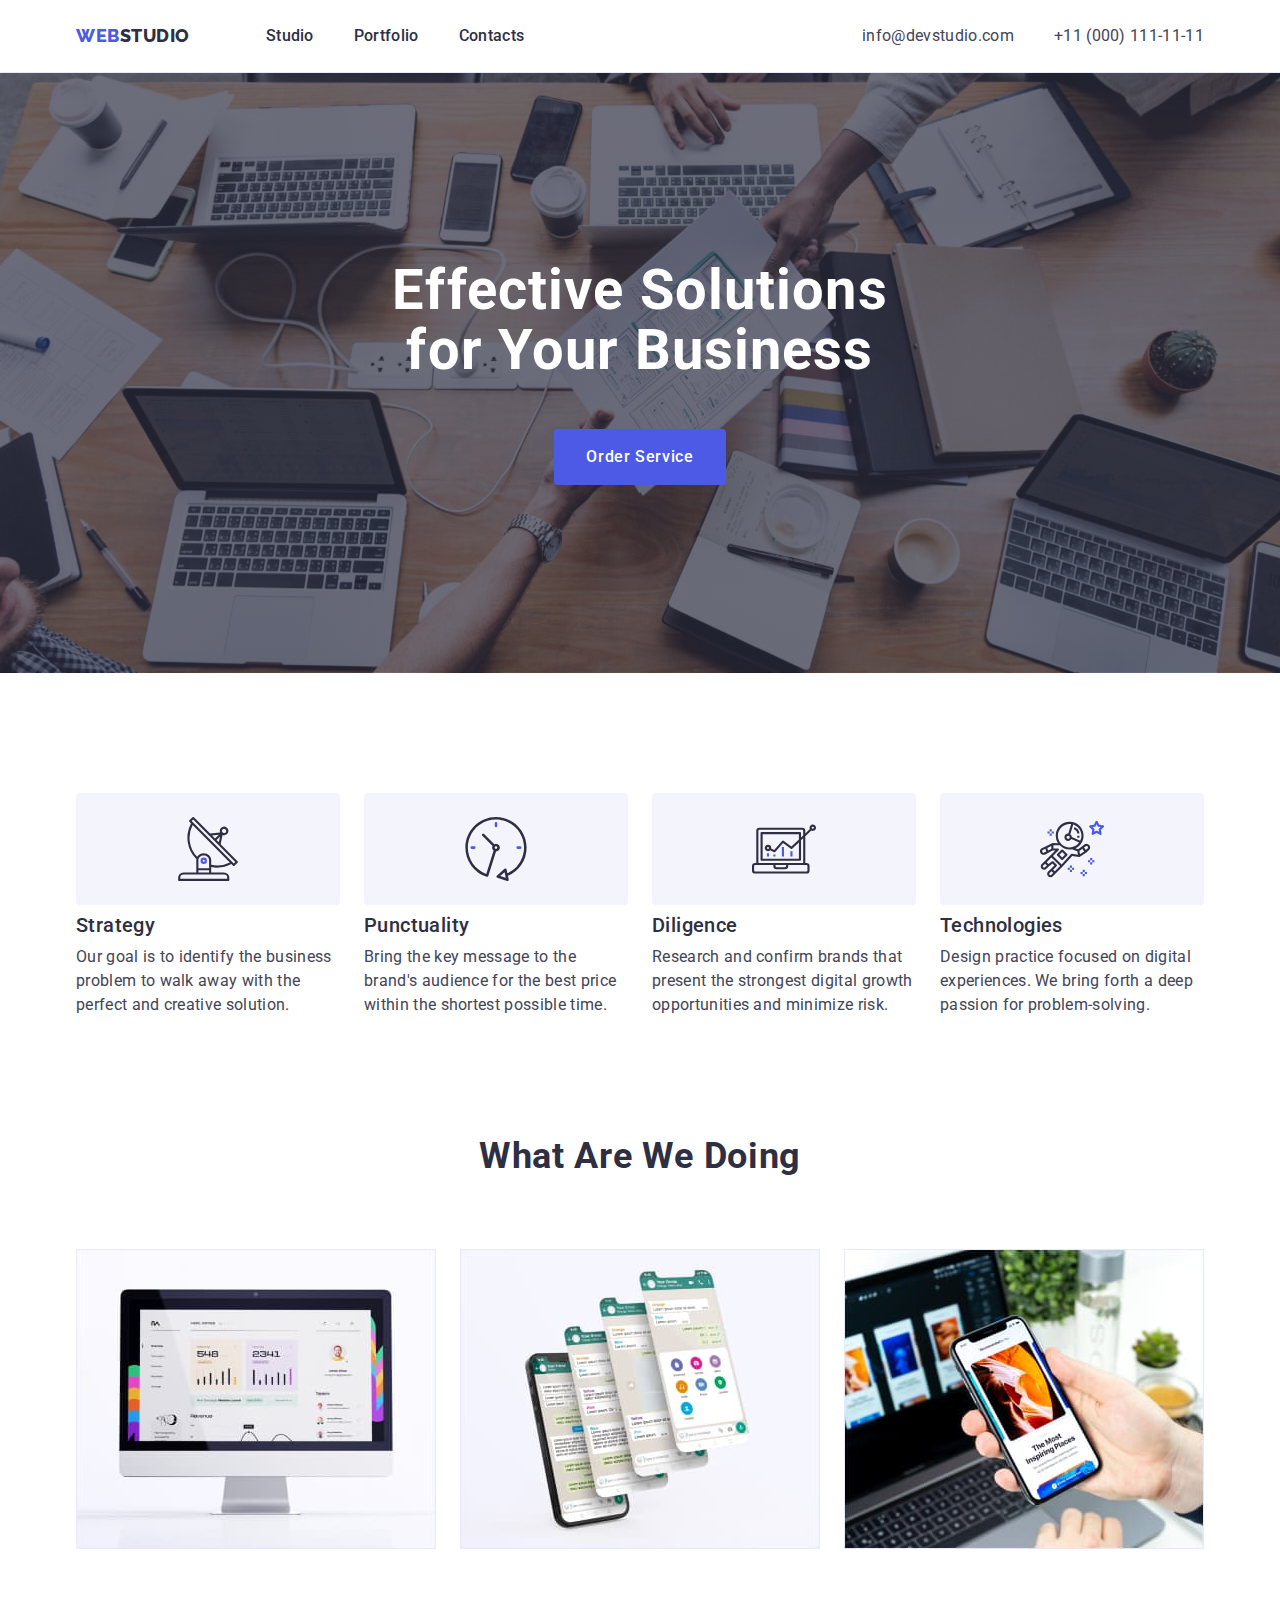
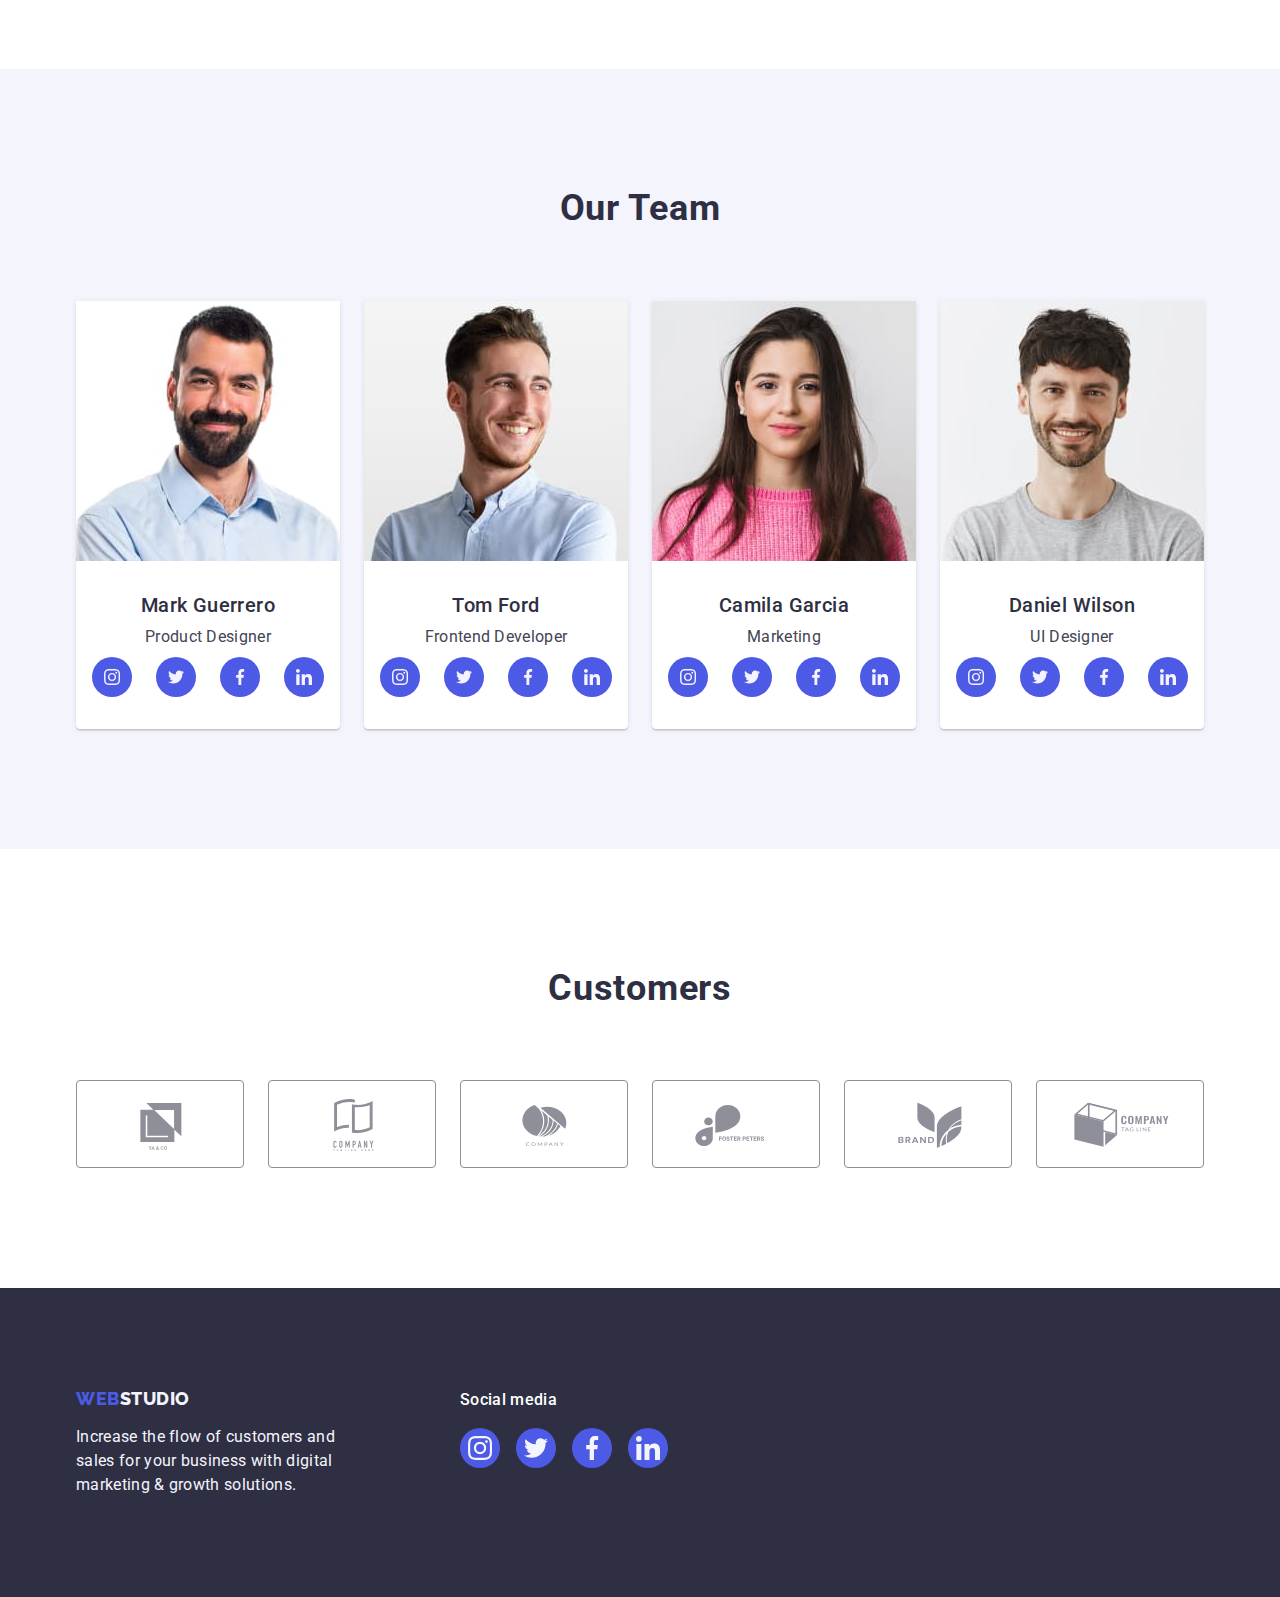
<file: index.html>
<!DOCTYPE html>
<html lang="en">
  <head>
    <meta charset="UTF-8" />
    <meta http-equiv="X-UA-Compatible" content="IE=edge" />
    <meta name="viewport" content="width=device-width, initial-scale=1.0" />
    <link rel="preconnect" href="https://fonts.googleapis.com" />
    <link rel="preconnect" href="https://fonts.gstatic.com" crossorigin />
    <link
      rel="stylesheet"
      href="https://cdnjs.cloudflare.com/ajax/libs/modern-normalize/1.0.0/modern-normalize.min.css"
    />
    <link
      href="https://fonts.googleapis.com/css2?family=Raleway:wght@800&family=Roboto:wght@400;500;700&display=swap"
      rel="stylesheet"
    />
    <link rel="stylesheet" href="./css/styles.css" />
    <title>Web Studio</title>
  </head>

  <body>
    <header class="page-header">
      <div class="container page-header-container">
        <nav class="page-navigation">
          <a class="logo link" href="./index.html"
            >Web<span class="header-second-part-logo">Studio</span></a
          >
          <ul class="menu list">
            <li class="menu-item">
              <a class="menu-link link" href="./index.html">Studio</a>
            </li>
            <li class="menu-item">
              <a class="menu-link link" href="./portfolio.html">Portfolio</a>
            </li>
            <li class="menu-item">
              <a class="menu-link link" href="">Contacts</a>
            </li>
          </ul>
        </nav>
        <address class="comp-adress">
          <ul class="contact-list list">
            <li class="contact-list-item">
              <a class="contact-list-link link" href="mailto:info@devstudio.com"
                >info@devstudio.com</a
              >
            </li>
            <li class="contact-list-item">
              <a class="contact-list-link link" href="tel:+110001111111">+11 (000) 111-11-11</a>
            </li>
          </ul>
        </address>
      </div>
    </header>
    <main>
      <section class="hero">
        <div class="container">
          <h1 class="hero-title">Effective Solutions for Your Business</h1>
          <button class="modal-btn" type="button">Order Service</button>
        </div>
      </section>
      <section class="features">
        <div class="container">
          <h2 class="hidden-title" hidden>Features</h2>
          <ul class="features-list list">
            <li class="features-item">
              <div class="features-picture">
                <svg class="features-icon" width="64" height="64">
                  <use href="./images/icons.svg#icon-antenna"></use>
                </svg>
              </div>
              <h3 class="features-item-title">Strategy</h3>
              <p class="features-item-description">
                Our goal is to identify the business problem to walk away with the perfect and
                creative solution.
              </p>
            </li>
            <li class="features-item">
              <div class="features-picture">
                <svg class="features-icon" width="64" height="64">
                  <use href="./images/icons.svg#icon-clock"></use>
                </svg>
              </div>
              <h3 class="features-item-title">Punctuality</h3>
              <p class="features-item-description">
                Bring the key message to the brand's audience for the best price within the shortest
                possible time.
              </p>
            </li>
            <li class="features-item">
              <div class="features-picture">
                <svg class="features-icon" width="64" height="64">
                  <use href="./images/icons.svg#icon-diagram"></use>
                </svg>
              </div>
              <h3 class="features-item-title">Diligence</h3>
              <p class="features-item-description">
                Research and confirm brands that present the strongest digital growth opportunities
                and minimize risk.
              </p>
            </li>
            <li class="features-item">
              <div class="features-picture">
                <svg class="features-icon" width="64" height="64">
                  <use href="./images/icons.svg#icon-astronaut"></use>
                </svg>
              </div>
              <h3 class="features-item-title">Technologies</h3>
              <p class="features-item-description">
                Design practice focused on digital experiences. We bring forth a deep passion for
                problem-solving.
              </p>
            </li>
          </ul>
        </div>
      </section>
      <section class="activities">
        <div class="container">
          <h2 class="main-page-section-title">What are we doing</h2>
          <ul class="activities-list list">
            <li class="activities-item">
              <img
                class="illustration"
                src="./images/image1.jpg"
                alt="Computer"
                width="360"
                height="300"
              />
            </li>
            <li class="activities-item">
              <img
                class="illustration"
                src="./images/image2.jpg"
                alt="Smartphone"
                width="360"
                height="300"
              />
            </li>
            <li class="activities-item">
              <img
                class="illustration"
                src="./images/image3.jpg"
                alt="Smartphone and Computer"
                width="360"
                height="300"
              />
            </li>
          </ul>
        </div>
      </section>

      <section class="employees">
        <div class="container">
          <h2 class="main-page-section-title">Our Team</h2>
          <ul class="employees-list list">
            <li class="employees-card">
              <img
                class="employees-photo"
                src="./images/mark-guerrero.jpg"
                alt="Worker"
                width="264"
                height="260"
              />
              <div class="employees-description">
                <h3 class="employees-name">Mark Guerrero</h3>
                <p class="employees-position">Product Designer</p>
                <ul class="social-list list">
                  <li class="social-list-item">
                    <a href="" class="social-list-link"
                      ><svg
                        class="social-list-icon"
                        aria-label="instagram icon"
                        width="16"
                        height="16"
                      >
                        <use href="./images/icons.svg#icon-instagram"></use></svg ></a>
                  </li>
                  <li class="social-list-item">
                    <a href="" class="social-list-link"
                      ><svg
                        class="social-list-icon"
                        aria-label="twitter icon"
                        width="16"
                        height="16"
                      >
                        <use href="./images/icons.svg#icon-twitter"></use></svg></a>
                  </li>
                  <li class="social-list-item">
                    <a href="" class="social-list-link"
                      ><svg
                        class="social-list-icon"
                        aria-label="facebook icon"
                        width="16"
                        height="16"
                      >
                        <use href="./images/icons.svg#icon-facebook"></use></svg></a>
                  </li>
                  <li class="social-list-item">
                    <a href="" class="social-list-link"
                      ><svg
                        class="social-list-icon"
                        aria-label="linkedin icon"
                        width="16"
                        height="16"
                      >
                        <use href="./images/icons.svg#icon-linkedin"></use></svg></a>
                  </li>
                </ul>
              </div>
            </li>
            <li class="employees-card">
              <img
                class="employees-photo"
                src="./images/tom-ford.jpg"
                alt="Worker"
                width="264"
                height="260"
              />
              <div class="employees-description">
                <h3 class="employees-name">Tom Ford</h3>
                <p class="employees-position">Frontend Developer</p>
                <ul class="social-list list">
                  <li class="social-list-item">
                    <a href="" class="social-list-link"
                      ><svg
                        class="social-list-icon"
                        aria-label="instagram icon"
                        width="16"
                        height="16"
                      >
                        <use href="./images/icons.svg#icon-instagram"></use></svg></a>
                  </li>
                  <li class="social-list-item">
                    <a href="" class="social-list-link"
                      ><svg
                        class="social-list-icon"
                        aria-label="twitter icon"
                        width="16"
                        height="16"
                      >
                        <use href="./images/icons.svg#icon-twitter"></use></svg></a>
                  </li>
                  <li class="social-list-item">
                    <a href="" class="social-list-link"
                      ><svg
                        class="social-list-icon"
                        aria-label="facebook icon"
                        width="16"
                        height="16"
                      >
                        <use href="./images/icons.svg#icon-facebook"></use></svg></a>
                  </li>
                  <li class="social-list-item">
                    <a href="" class="social-list-link"
                      ><svg
                        class="social-list-icon"
                        aria-label="linkedin icon"
                        width="16"
                        height="16"
                      >
                        <use href="./images/icons.svg#icon-linkedin"></use></svg></a>
                  </li>
                </ul>
              </div>
            </li>
            <li class="employees-card">
              <img
                class="employees-photo"
                src="./images/camila-garcia.jpg"
                alt="Worker"
                width="264"
                height="260"
              />
              <div class="employees-description">
                <h3 class="employees-name">Camila Garcia</h3>
                <p class="employees-position">Marketing</p>
                <ul class="social-list list">
                  <li class="social-list-item">
                    <a href="" class="social-list-link"><svg class="social-list-icon"
                        aria-label="instagram icon"
                        width="16"
                        height="16">
                        <use href="./images/icons.svg#icon-instagram"></use></svg></a>
                  </li>
                  <li class="social-list-item">
                    <a href="" class="social-list-link"><svg
                        class="social-list-icon"
                        aria-label="twitter icon"
                        width="16"
                        height="16"
                      >
                        <use href="./images/icons.svg#icon-twitter"></use></svg></a>
                  </li>
                  <li class="social-list-item">
                    <a href="" class="social-list-link"><svg class="social-list-icon"
                        aria-label="facebook icon"
                        width="16"
                        height="16"
                      >
                        <use href="./images/icons.svg#icon-facebook"></use></svg></a>
                  </li>
                  <li class="social-list-item">
                    <a href="" class="social-list-link"><svg
                        class="social-list-icon"
                        aria-label="linkedin icon"
                        width="16"
                        height="16" >
                        <use href="./images/icons.svg#icon-linkedin"></use></svg></a>
                  </li>
                </ul>
              </div>
            </li>
            <li class="employees-card">
              <img
                class="employees-photo"
                src="./images/daniel-wilson.jpg"
                alt="Worker"
                width="264"
                height="260"
              />
              <div class="employees-description">
                <h3 class="employees-name">Daniel Wilson</h3>
                <p class="employees-position">UI Designer</p>
                <ul class="social-list list">
                  <li class="social-list-item">
                    <a href="" class="social-list-link"
                      ><svg
                        class="social-list-icon"
                        aria-label="instagram icon"
                        width="16"
                        height="16"
                      >
                        <use href="./images/icons.svg#icon-instagram"></use></svg></a>
                  </li>
                  <li class="social-list-item">
                    <a href="" class="social-list-link"
                      ><svg
                        class="social-list-icon"
                        aria-label="twitter icon"
                        width="16"
                        height="16"
                      >
                        <use href="./images/icons.svg#icon-twitter"></use></svg></a>
                  </li>
                  <li class="social-list-item">
                    <a href="" class="social-list-link"
                      ><svg
                        class="social-list-icon"
                        aria-label="facebook icon"
                        width="16"
                        height="16"
                      >
                        <use href="./images/icons.svg#icon-facebook"></use></svg></a>
                  </li>
                  <li class="social-list-item">
                    <a href="" class="social-list-link"
                      ><svg
                        class="social-list-icon"
                        aria-label="linkedin icon"
                        width="16"
                        height="16"
                      >
                        <use href="./images/icons.svg#icon-linkedin"></use></svg></a>
                  </li>
                </ul>
              </div>
            </li>
          </ul>
        </div>
      </section>
      <section class="customers">
        <div class="container">
          <h2 class="customers-section-title">Customers</h2>
          <ul class="customers-list list">
            <li class="customers-item">
              <a href="" class="customers-item-link link">
              <svg class="customers-icon" aria-label="company icon" width="104" height="56">
                <use href="./images/icons.svg#icon-first-company"></use>
              </svg></a>
            </li>
            <li class="customers-item">
              <a href="" class="customers-item-link link">
              <svg class="customers-icon" aria-label="company icon" width="104" height="56">
                <use href="./images/icons.svg#icon-second-company"></use>
              </svg></a>
            </li>
            <li class="customers-item">
              <a href="" class="customers-item-link link">
              <svg class="customers-icon" aria-label="company icon" width="104" height="56">
                <use href="./images/icons.svg#icon-third-company"></use>
              </svg></a>
            </li>
            <li class="customers-item">
              <a href="" class="customers-item-link link">
              <svg class="customers-icon" aria-label="company icon" width="104" height="56">
                <use href="./images/icons.svg#icon-fourth-company"></use>
              </svg></a>
            </li>
            <li class="customers-item">
              <a href="" class="customers-item-link link">
              <svg class="customers-icon" aria-label="company icon" width="104" height="56">
                <use href="./images/icons.svg#icon-fifth-company"></use>
              </svg></a>
            </li>
            <li class="customers-item">
              <a href="" class="customers-item-link link">
              <svg class="customers-icon" aria-label="company icon" width="104" height="56">
                <use href="./images/icons.svg#icon-sixth-company"></use>
              </svg></a>
            </li>
          </ul>
        </div>
      </section>
    </main>

    <footer class="footer">
      <div class="footer-container container">
        <div class="footer-information"><a class="logo footer-logo link" href="./index.html"
          >Web<span class="footer-second-part-logo">Studio</span></a
        >

        <p class="footer-text">
          Increase the flow of customers and sales for your business with digital marketing & growth
          solutions.
        </p></div>
        <div class="footer-social">
          <p class="footer-social-title">Social media</p>
          <ul class="footer-social-list list">
            <li class="footer-social-list-item"><a href="" class="footer-socail-list-link">
              <svg class="footer-social-list-icon"
              aria-label="instagram icon"
              width="24"
              height="24">
                <use href="./images/icons.svg#icon-instagram"></use>
              </svg>
            </a></li>
            <li class="footer-social-list-item"><a href="" class="footer-socail-list-link">
              <svg class="footer-social-list-icon"
              aria-label="twitter icon"
              width="24"
              height="24">
                <use href="./images/icons.svg#icon-twitter"></use>
              </svg>
            </a></li>
            <li class="footer-social-list-item"><a href="" class="footer-socail-list-link">
              <svg class="footer-social-list-icon"
              aria-label="facebook icon"
              width="24"
              height="24">
                <use href="./images/icons.svg#icon-facebook"></use>
              </svg>
            </a></li>
            <li class="footer-social-list-item"><a href="" class="footer-socail-list-link">
              <svg class="footer-social-list-icon"
              aria-label="linkedin icon"
              width="24"
              height="24">
                <use href="./images/icons.svg#icon-linkedin"></use>
              </svg>
            </a></li>
          </ul>
        </div>
      </div>
    </footer>
  </body>
</html>
</file>
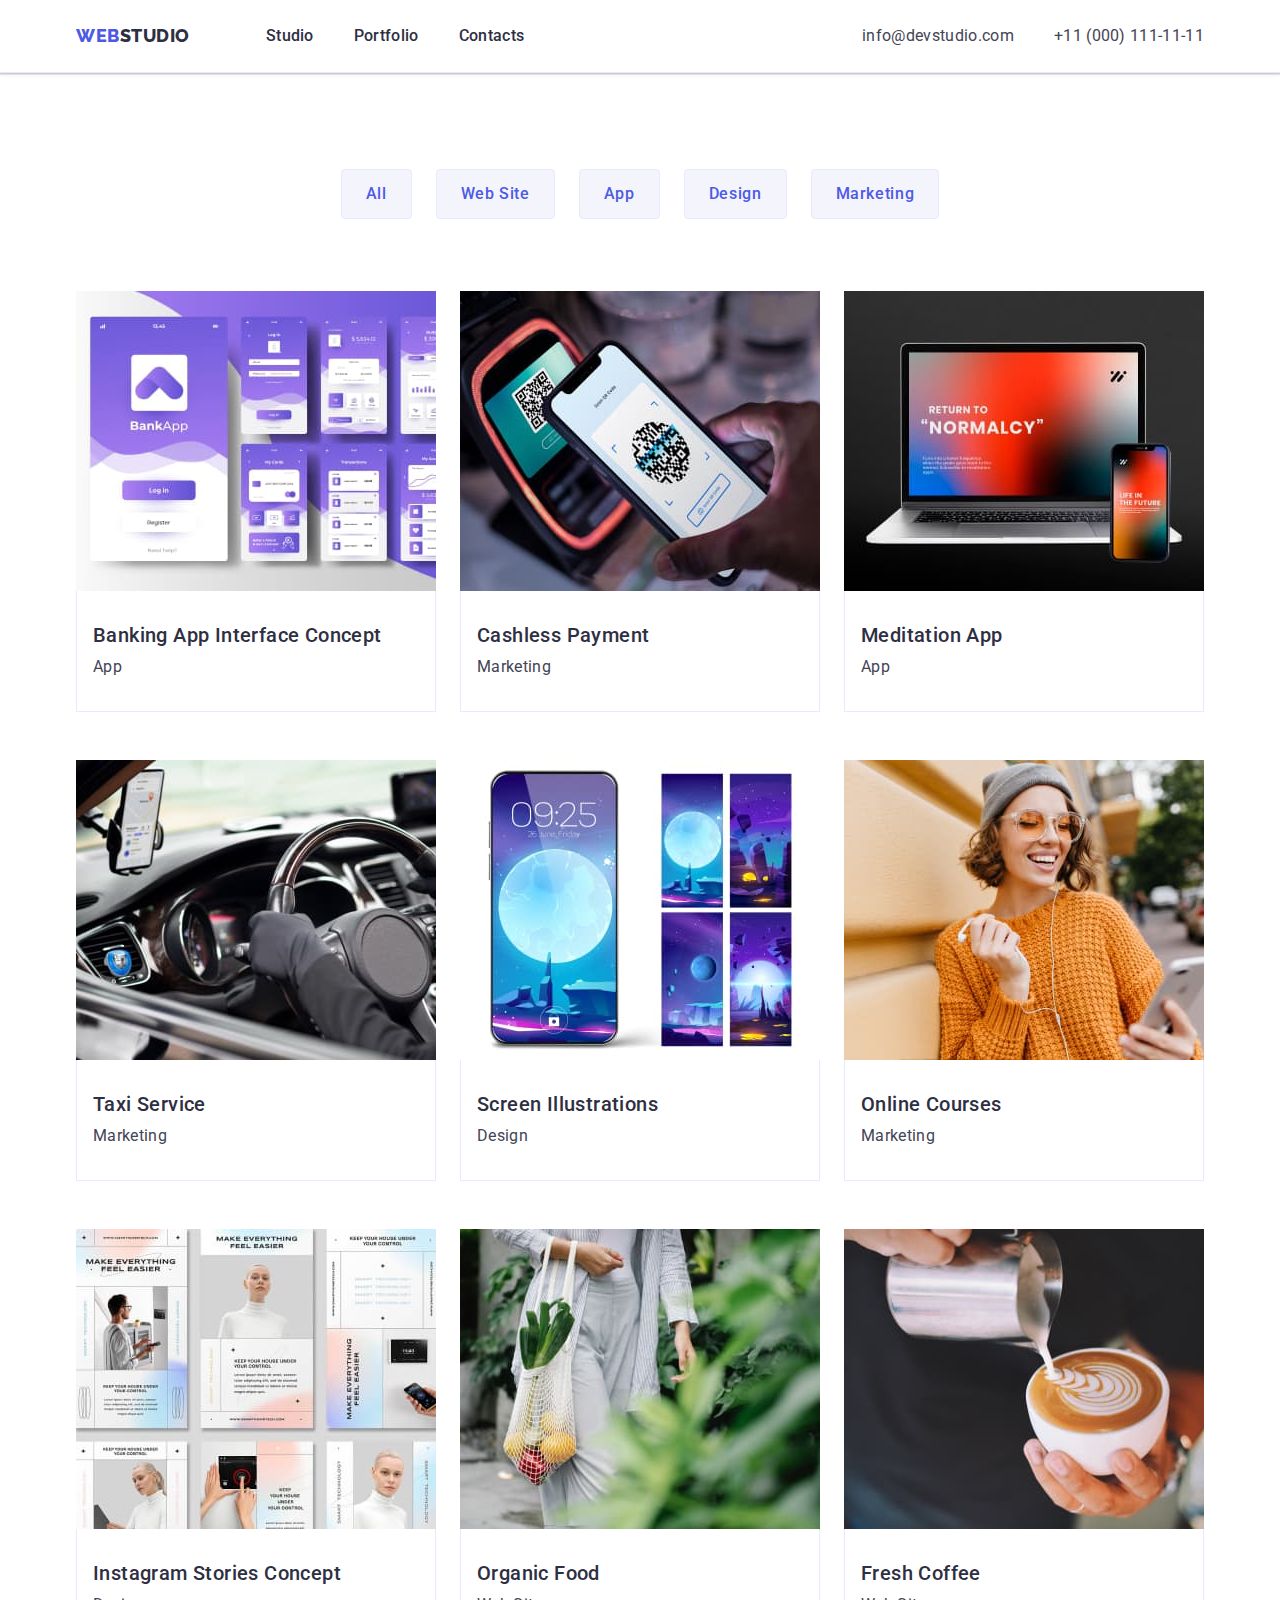
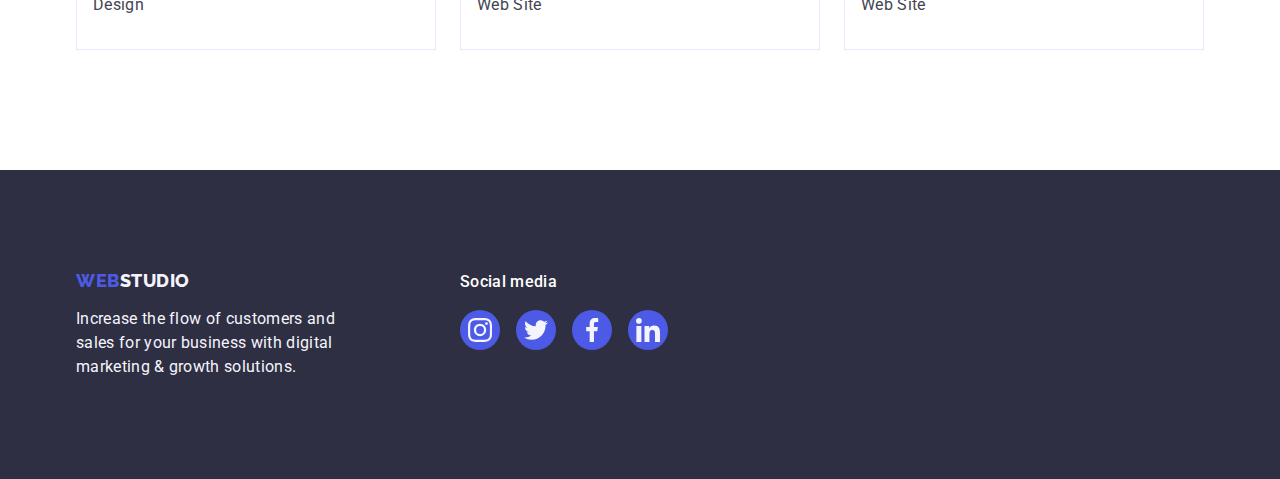
<file: portfolio.html>
<!DOCTYPE html>
<html lang="en">
  <head>
    <meta charset="UTF-8" />
    <meta http-equiv="X-UA-Compatible" content="IE=edge" />
    <meta name="viewport" content="width=device-width, initial-scale=1.0" />
    <title>Portfolio</title>
    <link rel="preconnect" href="https://fonts.googleapis.com" />
    <link rel="preconnect" href="https://fonts.gstatic.com" crossorigin />
    <link rel="stylesheet" href="https://cdnjs.cloudflare.com/ajax/libs/modern-normalize/1.0.0/modern-normalize.min.css">
    <link
      href="https://fonts.googleapis.com/css2?family=Raleway:wght@800&family=Roboto:wght@400;500;700&display=swap"
      rel="stylesheet"
    />
    <link rel="stylesheet" href="./css/styles.css" />
  </head>
  <body>
    <header class="page-header">
      <div class="container page-header-container">
        <nav class="page-navigation">
          <a class="logo link" href="./index.html"
            >Web<span class="header-second-part-logo">Studio</span></a
          >
          <ul class="menu list">
            <li class="menu-item">
              <a class="menu-link link" href="./index.html">Studio</a>
            </li>
            <li class="menu-item">
              <a class="menu-link link" href="./portfolio.html">Portfolio</a>
            </li>
            <li class="menu-item">
              <a class="menu-link link" href="">Contacts</a>
            </li>
          </ul>
        </nav>
        <address class="comp-adress">
          <ul class="contact-list list">
            <li class="contact-list-item">
              <a class="contact-list-link link" href="mailto:info@devstudio.com"
                >info@devstudio.com</a
              >
            </li>
            <li class="contact-list-item">
              <a class="contact-list-link link" href="tel:+110001111111">+11 (000) 111-11-11</a>
            </li>
          </ul>
        </address>
      </div>
    </header>
    <main>
      <section class="portfolio-page ">
        <div class="container"><h1 hidden>Our Potfolio</h1>
        <ul class="btn-list list">
          <li class="btn-item">
            <button class="filter-btn" type="button">All</button>
          </li>
          <li class="btn-item">
            <button class="filter-btn" type="button">Web Site</button>
          </li>
          <li class="btn-item">
            <button class="filter-btn" type="button">App</button>
          </li>
          <li class="btn-item">
            <button class="filter-btn" type="button">Design</button>
          </li>
          <li class="btn-item">
            <button class="filter-btn" type="button">Marketing</button>
          </li>
        </ul>
        <ul class="works-list list">
          <li class="works-item">
            <a class="works-item-link link" href="">
              <img src="./images/banking-app.jpg" alt="App intefaces"  />
              <div class="works-item-text"><h2 class="works-name">Banking App Interface Concept</h2>
              <p class="works-description">App</p></div>
            </a>
          </li>
          <li class="works-item">
            <a class="works-item-link link" href="">
              <img
                src="./images/cashless-payment.jpg"
                alt="Payment by Smartphone"
              />
              <div class="works-item-text"><h2 class="works-name">Cashless Payment</h2>
              <p class="works-description">Marketing</p></div></a
            >
          </li>
          <li class="works-item">
            <a class="works-item-link link" href="">
              <img
                src="./images/meditation-app.jpg"
                alt="Computer and Smartphone"
              />
              <div class="works-item-text"><h2 class="works-name">Meditation App</h2>
              <p class="works-description">App</p></div></a
            >
          </li>
          <li class="works-item">
            <a class="works-item-link link" href="">
              <img
                src="./images/taxi-service.jpg"
                alt="Car steering wheel"
              />
              <div class="works-item-text"><h2 class="works-name">Taxi Service</h2>
              <p class="works-description">Marketing</p></div></a
            >
          </li>
          <li class="works-item">
            <a class="works-item-link link" href="">
              <img
                src="./images/screen-illustrations.jpg"
                alt="Phone wallpapers"
              />
              <div class="works-item-text"><h2 class="works-name">Screen Illustrations</h2>
              <p class="works-description">Design</p></div></a
            >
          </li>
          <li class="works-item">
            <a class="works-item-link link" href="">
              <img
                src="./images/online-courses.jpg"
                alt="Girl with headphones"
              />
              <div class="works-item-text"><h2 class="works-name">Online Courses</h2>
              <p class="works-description">Marketing</p></div></a
            >
          </li>
          <li class="works-item">
            <a class="works-item-link link" href="">
              <img
                src="./images/insta-stories-concept.jpg"
                alt="Stories templates"
              />
              <div class="works-item-text"><h2 class="works-name">Instagram Stories Concept</h2>
              <p class="works-description">Design</p></div></a
            >
          </li>
          <li class="works-item">
            <a class="works-item-link link" href="">
              <img src="./images/organic-food.jpg" alt="Bag with fruits"  />
              <div class="works-item-text"><h2 class="works-name">Organic Food</h2>
              <p class="works-description">Web Site</p></div></a
            >
          </li>
          <li class="works-item">
            <a class="works-item-link link" href="">
              <img src="./images/fresh-coffee.jpg" alt="Cofee making"  />
              <div class="works-item-text"><h2 class="works-name">Fresh Coffee</h2>
              <p class="works-description">Web Site</p></div>
            </a>
          </li>
        </ul>
      </div>
      </section>
    </main>
      <footer class="footer">
        <div class="footer-container container">
          <div class="footer-information"><a class="logo footer-logo link" href="./index.html"
            >Web<span class="footer-second-part-logo">Studio</span></a
          >
  
          <p class="footer-text">
            Increase the flow of customers and sales for your business with digital marketing & growth
            solutions.
          </p></div>
          <div class="footer-social">
            <p class="footer-social-title">Social media</p>
            <ul class="footer-social-list list">
              <li class="footer-social-list-item"><a href="" class="footer-socail-list-link">
                <svg class="footer-social-list-icon"
                aria-label="instagram icon"
                width="24"
                height="24">
                  <use href="./images/icons.svg#icon-instagram"></use>
                </svg>
              </a></li>
              <li class="footer-social-list-item"><a href="" class="footer-socail-list-link">
                <svg class="footer-social-list-icon"
                aria-label="twitter icon"
                width="24"
                height="24">
                  <use href="./images/icons.svg#icon-twitter"></use>
                </svg>
              </a></li>
              <li class="footer-social-list-item"><a href="" class="footer-socail-list-link">
                <svg class="footer-social-list-icon"
                aria-label="facebook icon"
                width="24"
                height="24">
                  <use href="./images/icons.svg#icon-facebook"></use>
                </svg>
              </a></li>
              <li class="footer-social-list-item"><a href="" class="footer-socail-list-link">
                <svg class="footer-social-list-icon"
                aria-label="linkedin icon"
                width="24"
                height="24">
                  <use href="./images/icons.svg#icon-linkedin"></use>
                </svg>
              </a></li>
            </ul>
          </div>
        </div>
      </footer>
  </body>
</html>
</file>
<file: css/styles.css>
:root {
  --primary-brand-color: #4d5ae5;
  --pressed-state-color: #404bbf;
  --dark-color: #2e2f42;
  --success-color: #31d0aa;
  --body-text-color: #434455;
  --subtle-text-color: #8e8f99;
  --accent-color: #e7e9fc;
  --light-color: #f4f4fd;
  --modal-overlay-color: #2e2f42;
  --hero-background-color: #2e2f42;
  --white-background-color: #ffffff;
  --modal-background-color: #fcfcfc;
}

.list {
  list-style: none;
}

.link {
  text-decoration: none;
}
button {
  cursor: pointer;
}

h1,
h2,
h3,
h4,
h5,
h6,
p {
  margin-top: 0;
  margin-bottom: 0;
}

ul {
  margin-top: 0;
  margin-bottom: 0;
  padding-left: 0;
}

img {
  display: block;
}

body {
  font-family: 'Roboto', sans-serif;
  color: var(--body-text-color);
  font-weight: 400;
  font-size: 16px;
  line-height: 1.5;
  letter-spacing: 0.02em;
  background-color: var(--white-background-color);
}

.container {
  width: 1158px;
  margin: 0 auto;
  padding: 0 15px;
}

.logo {
  font-family: 'Raleway', sans-serif;
  font-weight: 800;
  font-size: 18px;
  line-height: 1.17;
  letter-spacing: 0.03em;
  text-transform: uppercase;
  color: var(--primary-brand-color);
  margin-right: 76px;
}

.header-second-part-logo {
  color: var(--dark-color);
}

.footer-second-part-logo {
  color: var(--light-color);
}

.comp-adress {
  font-style: normal;
  margin-left: auto;
}

.menu-item {
  font-weight: 500;
  font-size: 16px;
  line-height: 1.5;
  padding-top: 24px;
  padding-bottom: 24px;
}

.menu-link {
  color: var(--dark-color);
  padding-top: 24px;
  padding-bottom: 24px;
}

.menu-link:active,
.menu-link:hover,
.menu-link:focus {
  color: var(--pressed-state-color);
}

.contact-list-link {
  font-size: 16px;
  line-height: 1.5;
  color: var(--body-text-color);
}

.contact-list-link:hover,
.contact-list-link:focus {
  color: var(--pressed-state-color);
}

/* Header */

.page-navigation {
  display: flex;
  align-items: center;
}

.page-header {
  border-bottom: 1px solid var(--accent-color);
  display: flex;
  align-items: center;
  box-shadow: 0px 2px 1px rgba(46, 47, 66, 0.08), 0px 1px 1px rgba(46, 47, 66, 0.16), 0px 1px 6px rgba(46, 47, 66, 0.08);
}

.page-header-container {
  display: flex;
  align-items: center;
  /* padding-bottom: 24px;
  padding-top: 24px; */
}

.menu {
  display: flex;
  gap: 40px;
}

.contact-list {
  display: flex;
  gap: 40px;
}

.hero {
  background-color: var(--dark-color);
  max-width: 1440px;
  margin: auto;
  padding-top: 188px;
  padding-bottom: 188px;
  background-image: linear-gradient(rgba(46, 47, 66, 0.7), rgba(46, 47, 66, 0.7)),
    url(../images/people-office.jpg);
    background-size: cover;
    background-repeat: no-repeat; 
    background-position: center;

}

.hero-title {
  font-weight: 700;
  font-size: 56px;
  line-height: 1.07;
  color: var(--white-background-color);
  letter-spacing: 0.02em;
  max-width: 496px;
  margin: auto;
  padding-bottom: 48px;
  text-align: center;
}

.modal-btn {
  display: block;

  min-width: 169px;
  height: 56px;
  padding: 16px 32px;
  border: none;
  border-radius: 4px;
  margin: auto;

  font-family: 'Roboto', sans-serif;
  font-weight: 500;
  font-size: 16px;
  line-height: 1.5;
  align-items: center;
  letter-spacing: 0.04em;
  color: var(--white-background-color);
  background-color: var(--primary-brand-color);
}

.modal-btn:hover,
.modal-btn:focus {
  background-color: var(--pressed-state-color);
}

.features {
  padding-top: 120px;
  padding-bottom: 120px;
}
.features-item-title {
  margin-bottom: 8px;

  font-weight: 500;
  font-size: 20px;
  line-height: 1.2;
  color: var(--dark-color);
  letter-spacing: 0.02em;
}

.features-list {
  display: flex;
  gap: 24px;
}

.features-item {
  width: calc((100% - 72px) / 4);
}

.features-icon {


}

.features-picture {
  background-color: var(--light-color);
  width: 264px;
  height: 112px;
  margin-bottom: 8px;
  display: flex;
  justify-content: center;
  align-items: center;
  border-radius: 4px;
}

.main-page-section-title {
  margin-bottom: 72px;

  font-weight: 700;
  font-size: 36px;
  line-height: 1.11;
  color: var(--dark-color);
  letter-spacing: 0.02em;
  text-transform: capitalize;
  text-align: center;
}

.activities {
  padding-bottom: 120px;
}

.activities-list {
  display: flex;
  gap: 24px;
}

.activities-item {
  width: calc((100% - 48px) / 3);
}

.employees-list {
  display: flex;
  gap: 24px;
}

.employees {
  background-color: var(--light-color);
  /* width: 1440px; */
  margin: 0 auto;
  padding-top: 120px;
  padding-bottom: 120px;
}

.employees-card {
  background-color: var(--white-background-color);
  box-shadow: 0px 1px 6px rgba(46, 47, 66, 0.08), 0px 1px 1px rgba(46, 47, 66, 0.16), 0px 2px 1px rgba(46, 47, 66, 0.08);
  border-radius: 0px 0px 4px 4px;

  width: calc((100% - 72px) / 4);
}

.employees-name {
  margin-bottom: 8px;

  font-weight: 500;
  font-size: 20px;
  line-height: 1.2;
  color: var(--dark-color);
  letter-spacing: 0.02em;
  text-align: center;
}

.employees-position {
  text-align: center;
  margin-bottom: 8px;
}

.employees-description {
  padding-top: 32px;
  padding-bottom: 32px;
}

.social-list {
  display: flex;
  justify-content: center;
  gap: 24px;
}

.social-list-link {
  display: flex;
  justify-content: center;
  align-items: center;
  width: 40px;
  height: 40px;
  border-radius: 50%;
  
background-color: var(--primary-brand-color);
}

.social-list-link:hover,
.social-list-link:focus {
  background-color: var(--pressed-state-color);
}

.social-list-icon {
  fill: var(--light-color);
}

.customers {
  /* width: 1440px; */
  margin: 0 auto;
  padding-top: 120px;
  padding-bottom: 120px;
}

.customers-list {
  display: flex;
  gap: 24px;
}

.customers-section-title {
  margin-bottom: 72px;

  font-weight: 700;
  font-size: 36px;
  line-height: 1.1;
  color: var(--dark-color);
  letter-spacing: 0.02em;
  text-transform: capitalize;
  text-align: center;
}

.customers-item-link {
  border: 1px solid var(--subtle-text-color);
border-radius: 4px;

display: flex;
  justify-content: center;
  align-items: center;
width: 168px;
height: 88px;
color: var(--subtle-text-color);
}

.customers-item-link:hover,
.customers-item-link:focus, 
.customers-item-link:hover .customers-icon,
.customers-item-link:focus customers-icon {
  fill: var(--pressed-state-color);
  border-color: var(--pressed-state-color);
  color: var(--pressed-state-color);
}

.customers-icon {
  fill: currentColor;
}

.footer {
  background-color: var(--dark-color);
  /* width: 1440px; */
  margin: 0 auto;
  padding-bottom: 100px;
  padding-top: 100px;
}

.footer-container {
  display: flex;
  align-items: baseline
}

.footer-information {
  margin-right: 120px;
}

.footer-text {
  color: var(--light-color);
  max-width: 264px;
}

.footer-logo {
  display: inline-block;
  margin-bottom: 16px;
}

.footer-social-title {
  font-weight: 500;
  font-size: 16px;
  line-height: 1.5;
  letter-spacing: 0.02em;
  color: var(--white-background-color);
  margin-bottom: 16px;
}

.footer-social-list {
  display: flex;
  gap: 16px;
}

.footer-socail-list-link{
  display: flex;
  justify-content: center;
  align-items: center;
  width: 40px;
  height: 40px;
  border-radius: 50%;
  background-color: var(--primary-brand-color);
}

.footer-social-list-icon {
  fill: var(--light-color) ;
}

.footer-socail-list-link:hover,
.footer-socail-list-link:focus {
  background-color: var(--success-color);
} 

/* Portfolio */

.btn-list {
  display: flex;
  justify-content: center;
  gap: 24px;
  margin-bottom: 72px;
}

.filter-btn {
  border: 1px solid var(--accent-color);
  border-radius: 4px;
  padding: 12px 24px;

  color: var(--primary-brand-color);
  background-color: var(--light-color);
  font-family: 'Roboto', sans-serif;
  font-weight: 500;
  font-size: 16px;
  line-height: 1.5;
  letter-spacing: 0.04em;
}

.filter-btn:hover,
.filter-btn:focus {
  border: 1px solid transparent;

  color: var(--white-background-color);
  background-color: var(--pressed-state-color);
  box-shadow: 0px 3px 1px rgba(0, 0, 0, 0.1), 0px 2px 1px rgba(0, 0, 0, 0.08), 0px 2px 2px rgba(0, 0, 0, 0.12);
}

.portfolio-page {
  padding-top: 96px;
  padding-bottom: 120px;
}

.works-list {
  display: flex;
  flex-wrap: wrap;
  column-gap: 24px;
  row-gap: 48px;
}

.works-item {
  box-sizing: border-box;
  flex-basis: calc((100% - 48px) / 3);
}

.works-name {
  margin-bottom: 8px;

  font-weight: 500;
  font-size: 20px;
  line-height: 1.2;
  letter-spacing: 0.02em;
  color: var(--dark-color);
}

.works-item-link {
  display: block;
}

.works-description {
  color: var(--body-text-color);
}

.works-item-text {
  padding: 32px 16px;

  border: 1px solid var(--accent-color);
  border-top: none;
}

.works-item-link:hover,
.works-item-link:focus {
  box-shadow: 0px 1px 6px rgba(46, 47, 66, 0.08), 0px 1px 1px rgba(46, 47, 66, 0.16), 0px 2px 1px rgba(46, 47, 66, 0.08);
}
</file>
